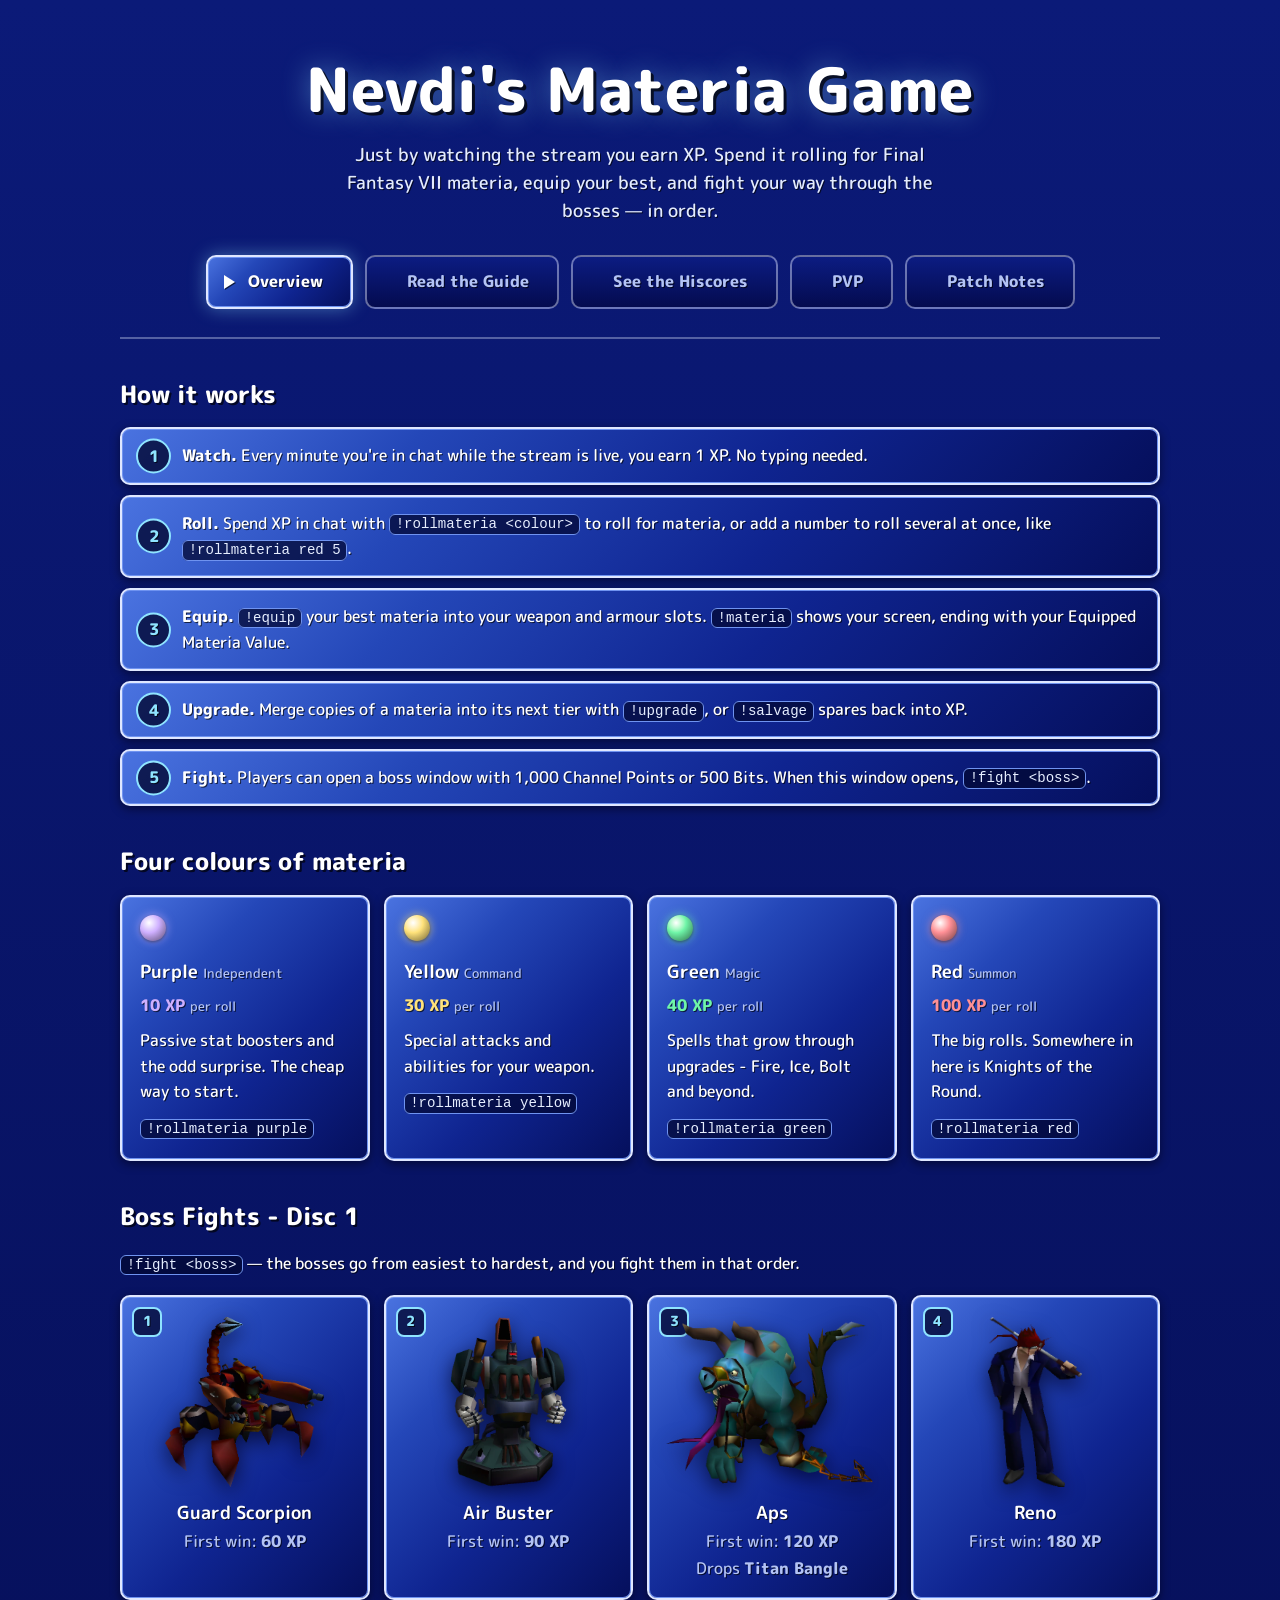
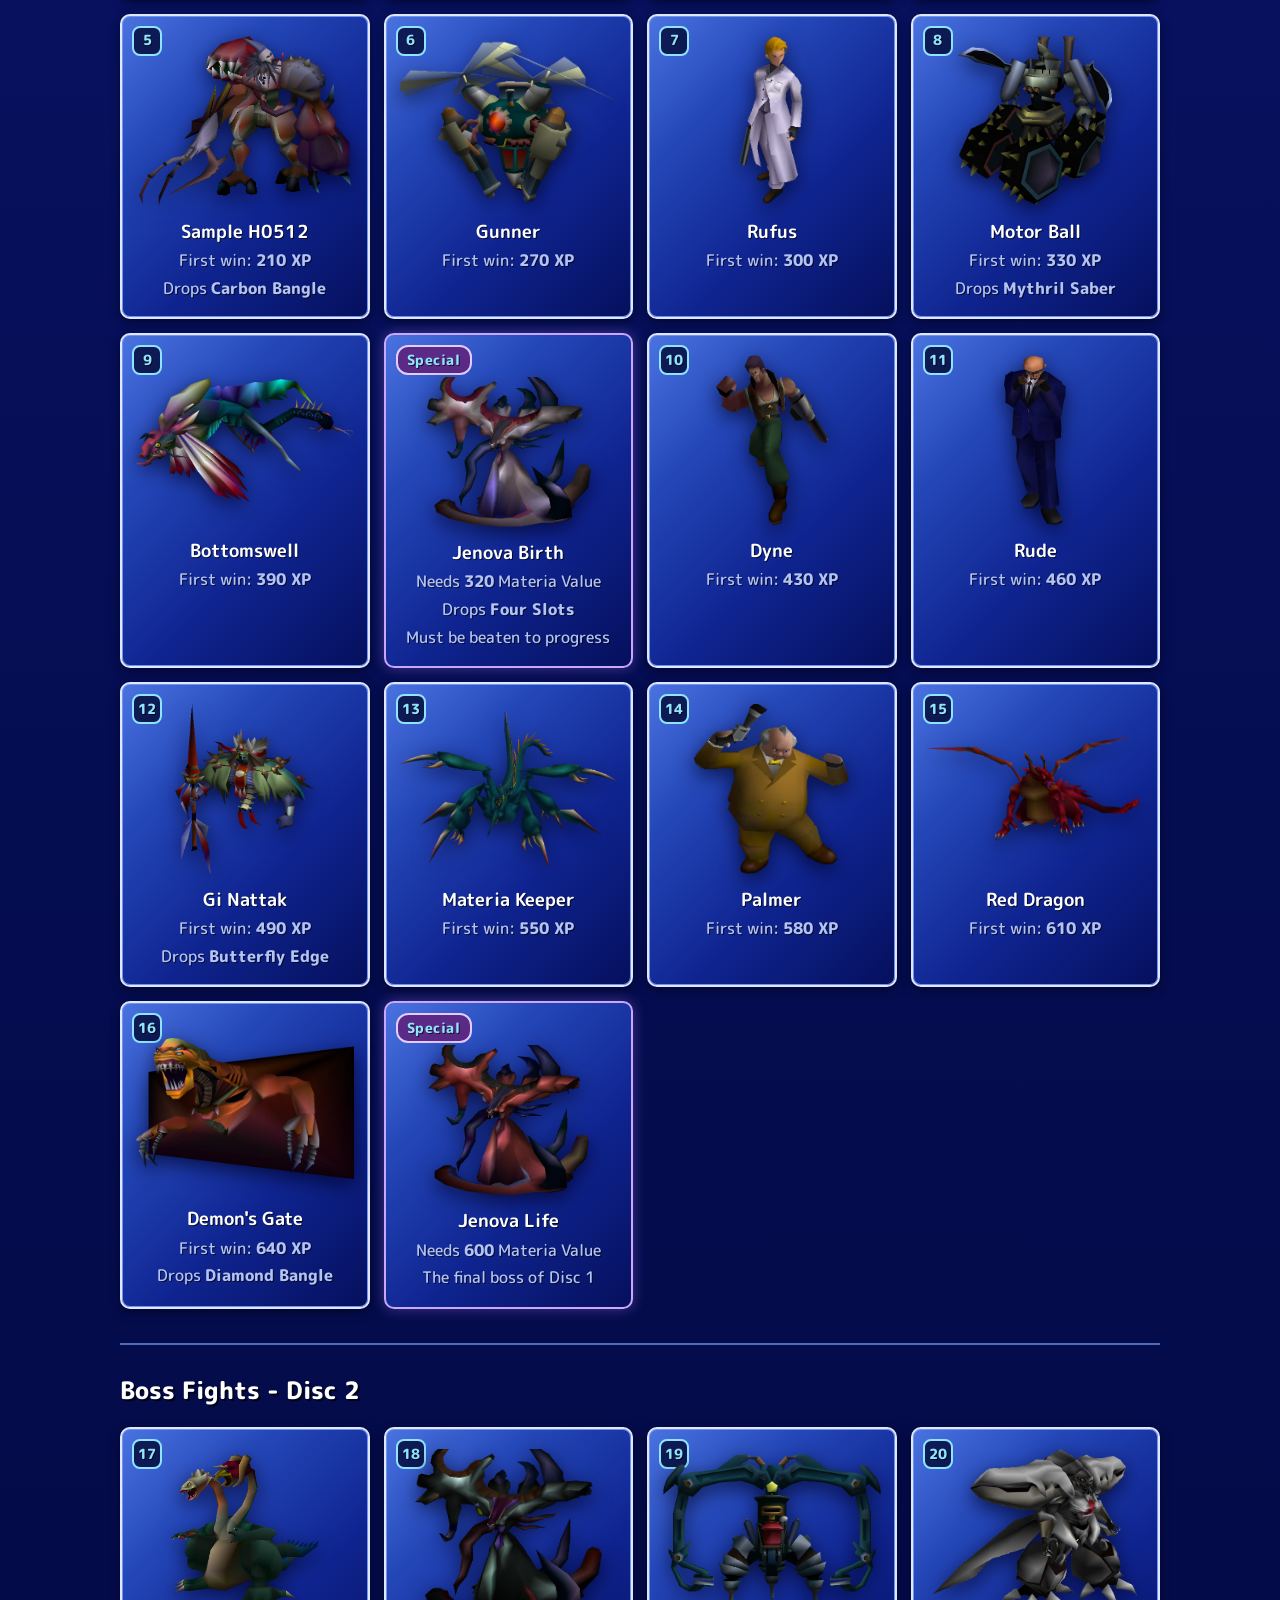
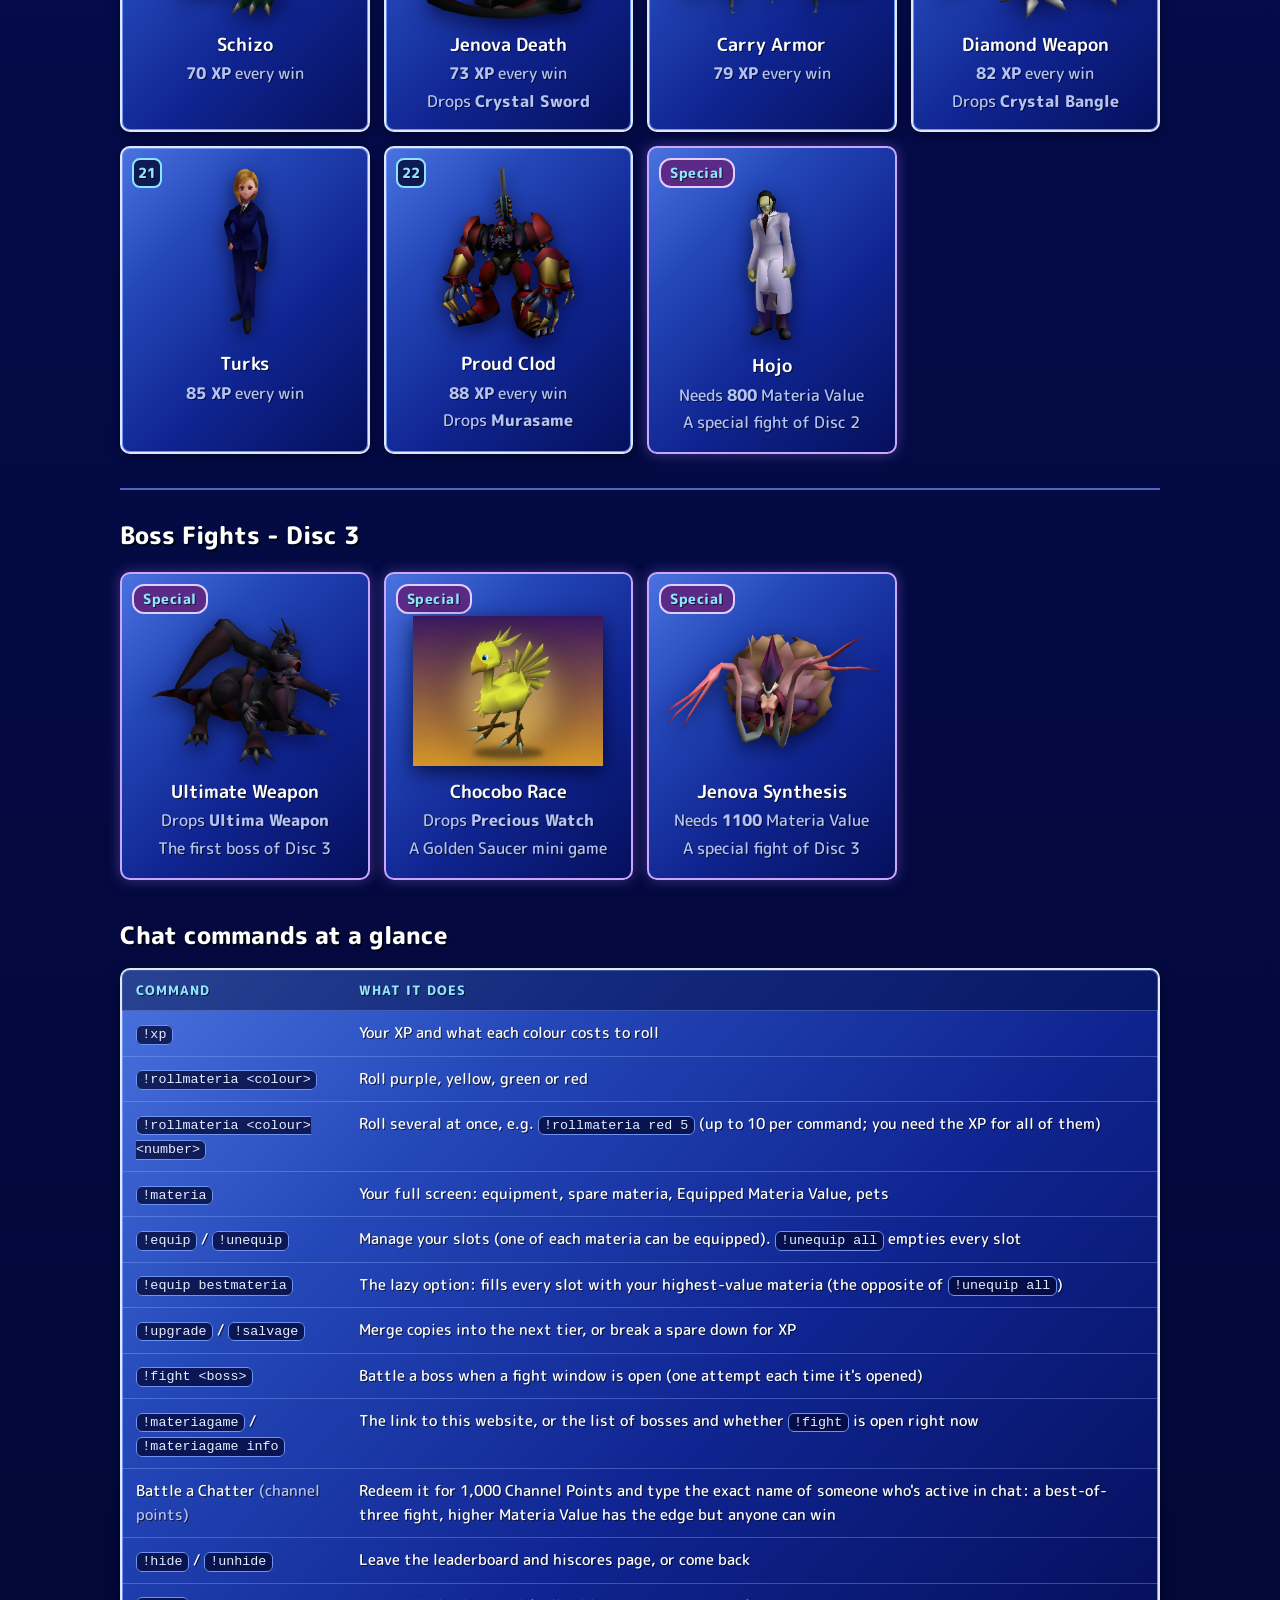
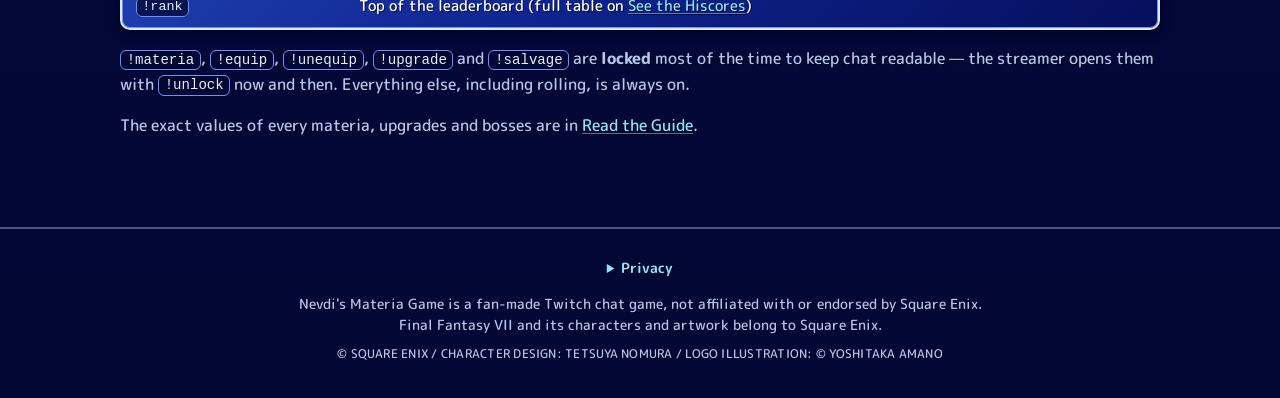
<file: index.html>
<!doctype html>
<html lang="en">
<head>
  <meta charset="utf-8">
  <meta name="viewport" content="width=device-width, initial-scale=1">
  <title>Nevdi's Materia Game</title>
  <meta name="description" content="Just by watching the stream you earn XP. Spend it rolling for Final Fantasy VII materia, equip your best, and fight your way through the bosses — in order.">
  <meta name="color-scheme" content="dark">
  <meta name="theme-color" content="#0a1a6e">
  <meta name="robots" content="noindex, nofollow">
  <link rel="preconnect" href="https://fonts.googleapis.com">
  <link rel="preconnect" href="https://fonts.gstatic.com" crossorigin>
  <link rel="stylesheet" href="https://fonts.googleapis.com/css2?family=M+PLUS+Rounded+1c:wght@400;500;700;800&display=swap">
  <link rel="stylesheet" href="assets/style.css?v=0.86.5">
</head>
<body>
  <header class="hero">
    <div class="wrap">
      <h1>Nevdi's Materia Game</h1>
      <p class="lead">Just by watching the stream you earn XP. Spend it rolling for Final Fantasy VII materia, equip your best, and fight your way through the bosses — in order.</p>
      <nav class="tabs" role="tablist" aria-label="Sections">
        <a href="#overview" role="tab" id="tab-overview" aria-controls="panel-overview" aria-selected="true" data-tab="overview">Overview</a>
        <a href="#guide" role="tab" id="tab-guide" aria-controls="panel-guide" aria-selected="false" data-tab="guide">Read the Guide</a>
        <a href="#hiscores" role="tab" id="tab-hiscores" aria-controls="panel-hiscores" aria-selected="false" data-tab="hiscores">See the Hiscores</a>
        <a href="#pvp" role="tab" id="tab-pvp" aria-controls="panel-pvp" aria-selected="false" data-tab="pvp">PVP</a>
        <a href="#patchnotes" role="tab" id="tab-patchnotes" aria-controls="panel-patchnotes" aria-selected="false" data-tab="patchnotes">Patch Notes</a>
      </nav>
    </div>
  </header>

  <main class="wrap">
  <section class="panel" id="panel-overview" role="tabpanel" aria-labelledby="tab-overview" data-panel="overview">
    <section class="section">
      <h2>How it works</h2>
      <ol class="steps">
        <li><strong>Watch.</strong> Every minute you're in chat while the stream is live, you earn 1 XP. No typing needed.</li>
        <li><strong>Roll.</strong> Spend XP in chat with <code>!rollmateria &lt;colour&gt;</code> to roll for materia, or add a number to roll several at once, like <code>!rollmateria red 5</code>.</li>
        <li><strong>Equip.</strong> <code>!equip</code> your best materia into your weapon and armour slots. <code>!materia</code> shows your screen, ending with your Equipped Materia Value.</li>
        <li><strong>Upgrade.</strong> Merge copies of a materia into its next tier with <code>!upgrade</code>, or <code>!salvage</code> spares back into XP.</li>
        <li><strong>Fight.</strong> Players can open a boss window with 1,000 Channel Points or 500 Bits. When this window opens, <code>!fight &lt;boss&gt;</code>.</li>
      </ol>
    </section>

    <section class="section">
      <h2>Four colours of materia</h2>
      <div class="grid four">
        <div class="card color-card purple">
          <div class="gem" aria-hidden="true"></div>
          <h3>Purple <span class="muted">Independent</span></h3>
          <p class="price">10 XP <span class="muted">per roll</span></p>
          <p>Passive stat boosters and the odd surprise. The cheap way to start.</p>
          <code>!rollmateria purple</code>
        </div>
        <div class="card color-card yellow">
          <div class="gem" aria-hidden="true"></div>
          <h3>Yellow <span class="muted">Command</span></h3>
          <p class="price">30 XP <span class="muted">per roll</span></p>
          <p>Special attacks and abilities for your weapon.</p>
          <code>!rollmateria yellow</code>
        </div>
        <div class="card color-card green">
          <div class="gem" aria-hidden="true"></div>
          <h3>Green <span class="muted">Magic</span></h3>
          <p class="price">40 XP <span class="muted">per roll</span></p>
          <p>Spells that grow through upgrades - Fire, Ice, Bolt and beyond.</p>
          <code>!rollmateria green</code>
        </div>
        <div class="card color-card red">
          <div class="gem" aria-hidden="true"></div>
          <h3>Red <span class="muted">Summon</span></h3>
          <p class="price">100 XP <span class="muted">per roll</span></p>
          <p>The big rolls. Somewhere in here is Knights of the Round.</p>
          <code>!rollmateria red</code>
        </div>
      </div>
    </section>

    <section class="section" id="o-bosses">
      <h2>Boss Fights - Disc 1</h2>
      <p><code>!fight &lt;boss&gt;</code> &mdash; the bosses go from easiest to hardest, and you fight them in that order.</p>
      <ol class="boss-grid">
        <li class="card boss-card">
          <span class="boss-num">1</span>
          <img src="assets/bosses/guard-scorpion.webp" alt="Guard Scorpion" loading="lazy">
          <h3>Guard Scorpion</h3>
          <p class="muted">First win: <strong>60 XP</strong></p>
        </li>
        <li class="card boss-card">
          <span class="boss-num">2</span>
          <img src="assets/bosses/air-buster.webp" alt="Air Buster" loading="lazy">
          <h3>Air Buster</h3>
          <p class="muted">First win: <strong>90 XP</strong></p>
        </li>
        <li class="card boss-card">
          <span class="boss-num">3</span>
          <img src="assets/bosses/aps.webp" alt="Aps" loading="lazy">
          <h3>Aps</h3>
          <p class="muted">First win: <strong>120 XP</strong></p>
          <p class="muted">Drops <strong>Titan Bangle</strong></p>
        </li>
        <li class="card boss-card">
          <span class="boss-num">4</span>
          <img src="assets/bosses/reno.webp" alt="Reno" loading="lazy">
          <h3>Reno</h3>
          <p class="muted">First win: <strong>180 XP</strong></p>
        </li>
        <li class="card boss-card">
          <span class="boss-num">5</span>
          <img src="assets/bosses/sample-h0512.webp" alt="Sample H0512" loading="lazy">
          <h3>Sample H0512</h3>
          <p class="muted">First win: <strong>210 XP</strong></p>
          <p class="muted">Drops <strong>Carbon Bangle</strong></p>
        </li>
        <li class="card boss-card">
          <span class="boss-num">6</span>
          <img src="assets/bosses/gunner.webp" alt="Gunner" loading="lazy">
          <h3>Gunner</h3>
          <p class="muted">First win: <strong>270 XP</strong></p>
        </li>
        <li class="card boss-card">
          <span class="boss-num">7</span>
          <img src="assets/bosses/rufus.webp" alt="Rufus" loading="lazy">
          <h3>Rufus</h3>
          <p class="muted">First win: <strong>300 XP</strong></p>
        </li>
        <li class="card boss-card">
          <span class="boss-num">8</span>
          <img src="assets/bosses/motor-ball.webp" alt="Motor Ball" loading="lazy">
          <h3>Motor Ball</h3>
          <p class="muted">First win: <strong>330 XP</strong></p>
          <p class="muted">Drops <strong>Mythril Saber</strong></p>
        </li>
        <li class="card boss-card">
          <span class="boss-num">9</span>
          <img src="assets/bosses/bottomswell.webp" alt="Bottomswell" loading="lazy">
          <h3>Bottomswell</h3>
          <p class="muted">First win: <strong>390 XP</strong></p>
        </li>
        <li class="card boss-card special">
          <span class="boss-num special-tag">Special</span>
          <img src="assets/bosses/jenova-birth.webp" alt="Jenova Birth" loading="lazy">
          <h3>Jenova Birth</h3>
          <p class="muted">Needs <strong>320</strong> Materia Value</p>
          <p class="muted">Drops <strong>Four Slots</strong></p>
          <p class="muted">Must be beaten to progress</p>
        </li>
        <li class="card boss-card">
          <span class="boss-num">10</span>
          <img src="assets/bosses/dyne.webp" alt="Dyne" loading="lazy">
          <h3>Dyne</h3>
          <p class="muted">First win: <strong>430 XP</strong></p>
        </li>
        <li class="card boss-card">
          <span class="boss-num">11</span>
          <img src="assets/bosses/rude.webp" alt="Rude" loading="lazy">
          <h3>Rude</h3>
          <p class="muted">First win: <strong>460 XP</strong></p>
        </li>
        <li class="card boss-card">
          <span class="boss-num">12</span>
          <img src="assets/bosses/gi-nattak.webp" alt="Gi Nattak" loading="lazy">
          <h3>Gi Nattak</h3>
          <p class="muted">First win: <strong>490 XP</strong></p>
          <p class="muted">Drops <strong>Butterfly Edge</strong></p>
        </li>
        <li class="card boss-card">
          <span class="boss-num">13</span>
          <img src="assets/bosses/materia-keeper.webp" alt="Materia Keeper" loading="lazy">
          <h3>Materia Keeper</h3>
          <p class="muted">First win: <strong>550 XP</strong></p>
        </li>
        <li class="card boss-card">
          <span class="boss-num">14</span>
          <img src="assets/bosses/palmer.webp" alt="Palmer" loading="lazy">
          <h3>Palmer</h3>
          <p class="muted">First win: <strong>580 XP</strong></p>
        </li>
        <li class="card boss-card">
          <span class="boss-num">15</span>
          <img src="assets/bosses/red-dragon.webp" alt="Red Dragon" loading="lazy">
          <h3>Red Dragon</h3>
          <p class="muted">First win: <strong>610 XP</strong></p>
        </li>
        <li class="card boss-card">
          <span class="boss-num">16</span>
          <img src="assets/bosses/demons-gate.webp" alt="Demon's Gate" loading="lazy">
          <h3>Demon's Gate</h3>
          <p class="muted">First win: <strong>640 XP</strong></p>
          <p class="muted">Drops <strong>Diamond Bangle</strong></p>
        </li>
        <li class="card boss-card special">
          <span class="boss-num special-tag">Special</span>
          <img src="assets/bosses/jenova-life.webp" alt="Jenova Life" loading="lazy">
          <h3>Jenova Life</h3>
          <p class="muted">Needs <strong>600</strong> Materia Value</p>
          <p class="muted">The final boss of Disc 1</p>
        </li>
      </ol>
      <hr class="disc-divider">
      <h2>Boss Fights - Disc 2</h2>
      <ol class="boss-grid">
        <li class="card boss-card">
          <span class="boss-num">17</span>
          <img src="assets/bosses/schizo.webp" alt="Schizo" loading="lazy">
          <h3>Schizo</h3>
          <p class="muted"><strong>70 XP</strong> every win</p>
        </li>
        <li class="card boss-card">
          <span class="boss-num">18</span>
          <img src="assets/bosses/jenova-death.webp" alt="Jenova Death" loading="lazy">
          <h3>Jenova Death</h3>
          <p class="muted"><strong>73 XP</strong> every win</p>
          <p class="muted">Drops <strong>Crystal Sword</strong></p>
        </li>
        <li class="card boss-card">
          <span class="boss-num">19</span>
          <img src="assets/bosses/carry-armor.webp" alt="Carry Armor" loading="lazy">
          <h3>Carry Armor</h3>
          <p class="muted"><strong>79 XP</strong> every win</p>
        </li>
        <li class="card boss-card">
          <span class="boss-num">20</span>
          <img src="assets/bosses/diamond-weapon.webp" alt="Diamond Weapon" loading="lazy">
          <h3>Diamond Weapon</h3>
          <p class="muted"><strong>82 XP</strong> every win</p>
          <p class="muted">Drops <strong>Crystal Bangle</strong></p>
        </li>
        <li class="card boss-card">
          <span class="boss-num">21</span>
          <img src="assets/bosses/turks.webp" alt="Turks" loading="lazy">
          <h3>Turks</h3>
          <p class="muted"><strong>85 XP</strong> every win</p>
        </li>
        <li class="card boss-card">
          <span class="boss-num">22</span>
          <img src="assets/bosses/proud-clod.webp" alt="Proud Clod" loading="lazy">
          <h3>Proud Clod</h3>
          <p class="muted"><strong>88 XP</strong> every win</p>
          <p class="muted">Drops <strong>Murasame</strong></p>
        </li>
        <li class="card boss-card special">
          <span class="boss-num special-tag">Special</span>
          <img src="assets/bosses/hojo.webp" alt="Hojo" loading="lazy">
          <h3>Hojo</h3>
          <p class="muted">Needs <strong>800</strong> Materia Value</p>
          <p class="muted">A special fight of Disc 2</p>
        </li>
      </ol>
      <hr class="disc-divider">
      <h2>Boss Fights - Disc 3</h2>
      <ol class="boss-grid">
        <li class="card boss-card special">
          <span class="boss-num special-tag">Special</span>
          <img src="assets/bosses/ultimate-weapon.webp" alt="Ultimate Weapon" loading="lazy">
          <h3>Ultimate Weapon</h3>
          
          <p class="muted">Drops <strong>Ultima Weapon</strong></p>
          <p class="muted">The first boss of Disc 3</p>
        </li>
        <li class="card boss-card special">
          <span class="boss-num special-tag">Special</span>
          <img src="assets/bosses/chocobo-race.webp" alt="Chocobo Race" loading="lazy">
          <h3>Chocobo Race</h3>
          
          <p class="muted">Drops <strong>Precious Watch</strong></p>
          <p class="muted">A Golden Saucer mini game</p>
        </li>
        <li class="card boss-card special">
          <span class="boss-num special-tag">Special</span>
          <img src="assets/bosses/jenova-synthesis.webp" alt="Jenova Synthesis" loading="lazy">
          <h3>Jenova Synthesis</h3>
          <p class="muted">Needs <strong>1100</strong> Materia Value</p>
          <p class="muted">A special fight of Disc 3</p>
        </li>
      </ol>
    </section>

    <section class="section">
      <h2>Chat commands at a glance</h2>
      <div class="table-wrap"><table>
        <thead><tr><th>Command</th><th>What it does</th></tr></thead>
        <tbody>
          <tr><td><code>!xp</code></td><td>Your XP and what each colour costs to roll</td></tr>
          <tr><td><code>!rollmateria &lt;colour&gt;</code></td><td>Roll purple, yellow, green or red</td></tr>
          <tr><td><code>!rollmateria &lt;colour&gt; &lt;number&gt;</code></td><td>Roll several at once, e.g. <code>!rollmateria red 5</code> (up to 10 per command; you need the XP for all of them)</td></tr>
          <tr><td><code>!materia</code></td><td>Your full screen: equipment, spare materia, Equipped Materia Value, pets</td></tr>
          <tr><td><code>!equip</code> / <code>!unequip</code></td><td>Manage your slots (one of each materia can be equipped). <code>!unequip all</code> empties every slot</td></tr>
          <tr><td><code>!equip bestmateria</code></td><td>The lazy option: fills every slot with your highest-value materia (the opposite of <code>!unequip all</code>)</td></tr>
          <tr><td><code>!upgrade</code> / <code>!salvage</code></td><td>Merge copies into the next tier, or break a spare down for XP</td></tr>
          <tr><td><code>!fight &lt;boss&gt;</code></td><td>Battle a boss when a fight window is open (one attempt each time it's opened)</td></tr>
          <tr><td><code>!materiagame</code> / <code>!materiagame info</code></td><td>The link to this website, or the list of bosses and whether <code>!fight</code> is open right now</td></tr>
          <tr><td>Battle a Chatter <span class="muted">(channel points)</span></td><td>Redeem it for 1,000 Channel Points and type the exact name of someone who's active in chat: a best-of-three fight, higher Materia Value has the edge but anyone can win</td></tr>
          <tr><td><code>!hide</code> / <code>!unhide</code></td><td>Leave the leaderboard and hiscores page, or come back</td></tr>
          <tr><td><code>!rank</code></td><td>Top of the leaderboard (full table on <a href="#hiscores" data-tab="hiscores">See the Hiscores</a>)</td></tr>
        </tbody>
      </table></div>
      <p class="muted"><code>!materia</code>, <code>!equip</code>, <code>!unequip</code>, <code>!upgrade</code> and <code>!salvage</code> are <strong>locked</strong> most of the time to keep chat readable &mdash; the streamer opens them with <code>!unlock</code> now and then. Everything else, including rolling, is always on.</p>
      <p class="muted">The exact values of every materia, upgrades and bosses are in <a href="#guide" data-tab="guide">Read the Guide</a>.</p>
    </section>
  </section>

  <section class="panel" id="panel-guide" role="tabpanel" aria-labelledby="tab-guide" data-panel="guide">
    <nav class="chips" aria-label="Jump to a section">
        <button type="button" class="chip" data-scroll="g-materia">Materia</button>
        <button type="button" class="chip" data-scroll="g-upgrade">Upgrading</button>
        <button type="button" class="chip" data-scroll="g-salvage">Salvaging</button>
        <button type="button" class="chip" data-scroll="g-equip">Equipping</button>
        <button type="button" class="chip" data-scroll="g-pets">Pets</button>
        <button type="button" class="chip" data-scroll="g-bosses">Boss fights</button>
        <button type="button" class="chip" data-scroll="g-drops">Boss drops</button>
    </nav>
    <section class="guide-section" id="g-materia">
      <h2>Materia</h2>
      <p class="muted">Roll with <code>!rollmateria &lt;colour&gt;</code>. <strong>Value</strong> is what a materia adds toward beating a boss; <strong>rarity</strong> is how hard it is to roll. Deathblow is the odd one out: like in the real game it's unreliable, so its value is rolled fresh between 0 and 90 every fight.</p>
      <div class="materia-group purple">
        <h3><span class="gem" aria-hidden="true"></span>Purple (Independent) - 10 XP per roll</h3>
        <div class="table-wrap"><table>
          <thead><tr><th>Materia</th><th>Rarity</th><th class="num">Value</th></tr></thead>
          <tbody>
<tr><td>Chocobo Lure</td><td>Rare</td><td class="num">35</td></tr>
<tr><td>HP Plus</td><td>Common</td><td class="num">10</td></tr>
<tr><td>Luck Plus</td><td>Uncommon</td><td class="num">20</td></tr>
<tr><td>MP Plus</td><td>Uncommon</td><td class="num">20</td></tr>
<tr><td>Speed Plus</td><td>Uncommon</td><td class="num">20</td></tr>
<tr><td>Counter Attack</td><td>Uncommon</td><td class="num">20</td></tr>
<tr><td>Cover</td><td>Common</td><td class="num">10</td></tr>
<tr><td>Long Range</td><td>Common</td><td class="num">10</td></tr>
          </tbody>
        </table></div>
      </div>
      <div class="materia-group yellow">
        <h3><span class="gem" aria-hidden="true"></span>Yellow (Command) - 30 XP per roll</h3>
        <div class="table-wrap"><table>
          <thead><tr><th>Materia</th><th>Rarity</th><th class="num">Value</th></tr></thead>
          <tbody>
<tr><td>Sense</td><td>Common</td><td class="num">20</td></tr>
<tr><td>Steal</td><td>Common</td><td class="num">20</td></tr>
<tr><td>Deathblow</td><td>Uncommon</td><td class="num">0-90</td></tr>
<tr><td>Enemy Skill</td><td>Epic</td><td class="num">55</td></tr>
<tr><td>Double Cut</td><td>Epic</td><td class="num">55</td></tr>
<tr><td>Master Command</td><td>Legendary</td><td class="num">80</td></tr>
          </tbody>
        </table></div>
      </div>
      <div class="materia-group green">
        <h3><span class="gem" aria-hidden="true"></span>Green (Magic) - 40 XP per roll</h3>
        <div class="table-wrap"><table>
          <thead><tr><th>Materia</th><th>Rarity</th><th class="num">Value</th></tr></thead>
          <tbody>
<tr><td>Fire</td><td>Common</td><td class="num">10</td></tr>
<tr><td>Ice</td><td>Common</td><td class="num">10</td></tr>
<tr><td>Bolt</td><td>Common</td><td class="num">10</td></tr>
<tr><td>Quake</td><td>Common</td><td class="num">10</td></tr>
<tr><td>Comet</td><td>Rare</td><td class="num">35</td></tr>
<tr><td>Demi</td><td>Uncommon</td><td class="num">20</td></tr>
<tr><td>Bio</td><td>Uncommon</td><td class="num">20</td></tr>
<tr><td>Ultima</td><td>Legendary</td><td class="num">80</td></tr>
<tr><td>Master Magic</td><td>Legendary</td><td class="num">80</td></tr>
          </tbody>
        </table></div>
      </div>
      <div class="materia-group red">
        <h3><span class="gem" aria-hidden="true"></span>Red (Summon) - 100 XP per roll</h3>
        <div class="table-wrap"><table>
          <thead><tr><th>Materia</th><th>Rarity</th><th class="num">Value</th></tr></thead>
          <tbody>
<tr><td>Choco/Mog</td><td>Uncommon</td><td class="num">20</td></tr>
<tr><td>Shiva</td><td>Rare</td><td class="num">35</td></tr>
<tr><td>Ifrit</td><td>Rare</td><td class="num">35</td></tr>
<tr><td>Ramuh</td><td>Epic</td><td class="num">60</td></tr>
<tr><td>Titan</td><td>Epic</td><td class="num">60</td></tr>
<tr><td>Leviathan</td><td>Epic</td><td class="num">60</td></tr>
<tr><td>Kjata</td><td>Epic</td><td class="num">60</td></tr>
<tr><td>Phoenix</td><td>Epic</td><td class="num">60</td></tr>
<tr><td>Odin</td><td>Legendary</td><td class="num">85</td></tr>
<tr><td>Bahamut</td><td>Legendary</td><td class="num">85</td></tr>
<tr><td>Knights of the Round</td><td>Insane</td><td class="num">150</td></tr>
          </tbody>
        </table></div>
      </div>
    </section>
    <section class="guide-section" id="g-upgrade">
      <h2>Upgrading materia</h2>
      <p><code>!upgrade &lt;materia&gt;</code> merges copies of a materia into one copy of its next tier. The upgraded tiers can't be rolled directly - merging is the only way to get them. Most steps need 5 of the tier before it; the last step of a spell line (Fire2 → Fire3 and so on) only needs 2, and Comet and Double Cut only need 3. So reaching Fire3 takes 10 Fire in total.</p>
      <div class="table-wrap"><table>
        <thead><tr><th>Upgrade path</th><th class="num">Start value</th><th class="num">Middle value</th><th class="num">End value</th></tr></thead>
        <tbody>
<tr><td>Fire → Fire2 → Fire3</td><td class="num">10</td><td class="num">50</td><td class="num">70</td></tr>
<tr><td>Ice → Ice2 → Ice3</td><td class="num">10</td><td class="num">50</td><td class="num">70</td></tr>
<tr><td>Bolt → Bolt2 → Bolt3</td><td class="num">10</td><td class="num">50</td><td class="num">70</td></tr>
<tr><td>Quake → Quake2 → Quake3</td><td class="num">10</td><td class="num">50</td><td class="num">70</td></tr>
<tr><td>Comet → Comet2</td><td class="num">35</td><td class="num">-</td><td class="num">80</td></tr>
<tr><td>Demi → Demi2 → Demi3</td><td class="num">20</td><td class="num">50</td><td class="num">80</td></tr>
<tr><td>Bio → Bio2 → Bio3</td><td class="num">20</td><td class="num">60</td><td class="num">80</td></tr>
<tr><td>Steal → Mug</td><td class="num">20</td><td class="num">-</td><td class="num">55</td></tr>
<tr><td>Double Cut → 4x Cut</td><td class="num">55</td><td class="num">-</td><td class="num">80</td></tr>
<tr><td>HP Plus → HP Max</td><td class="num">10</td><td class="num">-</td><td class="num">55</td></tr>
<tr><td>Luck Plus → Luck Max</td><td class="num">20</td><td class="num">-</td><td class="num">55</td></tr>
<tr><td>MP Plus → MP Max</td><td class="num">20</td><td class="num">-</td><td class="num">55</td></tr>
<tr><td>Speed Plus → Speed Max</td><td class="num">20</td><td class="num">-</td><td class="num">55</td></tr>
        </tbody>
      </table></div>
    </section>
    <section class="guide-section prose" id="g-salvage">
      <h2>Salvaging materia</h2>
<p><code>!salvage &lt;materia&gt;</code> breaks down <strong>one spare copy</strong> of a materia for XP, for clearing out duplicates you don't need. You get <strong>1/3 of its XP value, rounded down</strong>. A materia's XP value is what its color costs to roll:</p>
<div class="table-wrap"><table>
<thead><tr><th>Color</th><th>Roll cost</th><th>Salvage returns</th></tr></thead>
<tbody>
<tr><td>Purple</td><td>10 XP</td><td>3 XP</td></tr>
<tr><td>Yellow</td><td>30 XP</td><td>10 XP</td></tr>
<tr><td>Green</td><td>40 XP</td><td>13 XP</td></tr>
<tr><td>Red</td><td>100 XP</td><td>33 XP</td></tr>
</tbody>
</table></div>
<p>So <code>!salvage Ifrit</code> (Red) returns 33 XP. An upgrade-only tier (Fire2, HP Max, Mug, ...) is worth as many copies of the tier it's merged from as it took to make it - so Fire2 (5 Fire) returns 66 XP and Fire3 (2 Fire2) returns 133. Only copies that aren't in a loadout slot can be salvaged; it never un-equips anything (<code>!unequip</code> first if you want to break down an equipped one). Each name breaks down one copy, so to salvage several in one command separate them with commas and repeat a name for each copy: <code>!salvage Bolt, Bolt, Fire</code> salvages two Bolt and one Fire (up to 20 per command) and answers with a single summary line. For several copies of one materia just add a number: <code>!salvage Bolt 4</code> salvages four spare Bolt (<code>!salvage Bolt x4</code> works too). A number that finishes a materia's name wins - <code>!salvage Bolt 3</code> is one Bolt3 - so use the <code>x</code> form (<code>!salvage Bolt x3</code>) for a quantity; anything it can't do (no spare copy, not a materia) is listed as skipped while the rest still goes through.</p>
    </section>
    <section class="guide-section prose" id="g-equip">
      <h2>Equipping materia</h2>
<p>Materia aren't consumed when equipped — same as the actual game, they're just slotted in. Each slot holds one materia, and <strong>only one copy of each materia can be equipped at a time</strong>: you can wear one Bolt, one Bolt2 and one Bolt3 together, or one Ifrit and one Shiva, but never two Ifrits. Spare copies stay in your inventory for upgrading and salvaging. If you try to equip a duplicate, the bot tells you it's already equipped.</p>
<p><code>!equip</code> fills the next open slot automatically — you don't pick a slot number, the bot does, in equipment order (weapon first, then bangle). You can equip several at once by separating names with commas:</p>
<pre><code>!equip Fire, Ice, Knights of the Round</code></pre>
<p>Each name is processed left to right, so this fills up to three empty slots in one command. If a name isn't something you currently have a spare copy of, you'll get back:</p>
<pre><code>Error - You don't have that materia to equip.</code></pre>
<p>Equipping multiple items in one command and only one fails still equips the rest — the reply lists each item's outcome. If your loadout is already full, <code>!unequip &lt;slot|materia&gt;</code> frees a slot first, or <code>!unequip all</code> empties every slot at once. <code>!equip bestmateria</code> does the opposite and re-fills every slot with your highest-value materia.</p>
    </section>
    <section class="guide-section prose" id="g-pets">
      <h2>Pets</h2>
<p>Chocobo Lure (Purple, Rare) isn't just a stat stick: while it's equipped, every time you receive XP from watching, you get a hidden 1-in-5000 roll at a <strong>Baby Chocobo</strong> pet. There's no sign of the roll in chat unless it hits, at which point the bot announces <code>&lt;user&gt; feels like they're being followed. Received Baby Chocobo!</code>. You can only own one, so once you have it the rolls stop. It shows up at the end of your <code>!materia</code> screen as <code>Pet: Baby Chocobo - Ultra Rare</code>. (Only passive watch-time XP counts - an admin <code>!give xp</code> doesn't roll.) At the default 1 XP per minute that's about 5000 minutes (~83 hours) of watching with the Lure equipped, on average.</p>
    </section>
    <section class="guide-section" id="g-bosses">
      <h2>Boss Fights - Disc 1</h2>
      <p><code>!fight &lt;boss&gt;</code> &mdash; the bosses go from easiest to hardest, and you fight them in that order.</p>
      <ol class="boss-grid">
        <li class="card boss-card">
          <span class="boss-num">1</span>
          <img src="assets/bosses/guard-scorpion.webp" alt="Guard Scorpion" loading="lazy">
          <h3>Guard Scorpion</h3>
          <p class="muted">First win: <strong>60 XP</strong></p>
        </li>
        <li class="card boss-card">
          <span class="boss-num">2</span>
          <img src="assets/bosses/air-buster.webp" alt="Air Buster" loading="lazy">
          <h3>Air Buster</h3>
          <p class="muted">First win: <strong>90 XP</strong></p>
        </li>
        <li class="card boss-card">
          <span class="boss-num">3</span>
          <img src="assets/bosses/aps.webp" alt="Aps" loading="lazy">
          <h3>Aps</h3>
          <p class="muted">First win: <strong>120 XP</strong></p>
          <p class="muted">Drops <strong>Titan Bangle</strong></p>
        </li>
        <li class="card boss-card">
          <span class="boss-num">4</span>
          <img src="assets/bosses/reno.webp" alt="Reno" loading="lazy">
          <h3>Reno</h3>
          <p class="muted">First win: <strong>180 XP</strong></p>
        </li>
        <li class="card boss-card">
          <span class="boss-num">5</span>
          <img src="assets/bosses/sample-h0512.webp" alt="Sample H0512" loading="lazy">
          <h3>Sample H0512</h3>
          <p class="muted">First win: <strong>210 XP</strong></p>
          <p class="muted">Drops <strong>Carbon Bangle</strong></p>
        </li>
        <li class="card boss-card">
          <span class="boss-num">6</span>
          <img src="assets/bosses/gunner.webp" alt="Gunner" loading="lazy">
          <h3>Gunner</h3>
          <p class="muted">First win: <strong>270 XP</strong></p>
        </li>
        <li class="card boss-card">
          <span class="boss-num">7</span>
          <img src="assets/bosses/rufus.webp" alt="Rufus" loading="lazy">
          <h3>Rufus</h3>
          <p class="muted">First win: <strong>300 XP</strong></p>
        </li>
        <li class="card boss-card">
          <span class="boss-num">8</span>
          <img src="assets/bosses/motor-ball.webp" alt="Motor Ball" loading="lazy">
          <h3>Motor Ball</h3>
          <p class="muted">First win: <strong>330 XP</strong></p>
          <p class="muted">Drops <strong>Mythril Saber</strong></p>
        </li>
        <li class="card boss-card">
          <span class="boss-num">9</span>
          <img src="assets/bosses/bottomswell.webp" alt="Bottomswell" loading="lazy">
          <h3>Bottomswell</h3>
          <p class="muted">First win: <strong>390 XP</strong></p>
        </li>
        <li class="card boss-card special">
          <span class="boss-num special-tag">Special</span>
          <img src="assets/bosses/jenova-birth.webp" alt="Jenova Birth" loading="lazy">
          <h3>Jenova Birth</h3>
          <p class="muted">Needs <strong>320</strong> Materia Value</p>
          <p class="muted">Drops <strong>Four Slots</strong></p>
          <p class="muted">Must be beaten to progress</p>
        </li>
        <li class="card boss-card">
          <span class="boss-num">10</span>
          <img src="assets/bosses/dyne.webp" alt="Dyne" loading="lazy">
          <h3>Dyne</h3>
          <p class="muted">First win: <strong>430 XP</strong></p>
        </li>
        <li class="card boss-card">
          <span class="boss-num">11</span>
          <img src="assets/bosses/rude.webp" alt="Rude" loading="lazy">
          <h3>Rude</h3>
          <p class="muted">First win: <strong>460 XP</strong></p>
        </li>
        <li class="card boss-card">
          <span class="boss-num">12</span>
          <img src="assets/bosses/gi-nattak.webp" alt="Gi Nattak" loading="lazy">
          <h3>Gi Nattak</h3>
          <p class="muted">First win: <strong>490 XP</strong></p>
          <p class="muted">Drops <strong>Butterfly Edge</strong></p>
        </li>
        <li class="card boss-card">
          <span class="boss-num">13</span>
          <img src="assets/bosses/materia-keeper.webp" alt="Materia Keeper" loading="lazy">
          <h3>Materia Keeper</h3>
          <p class="muted">First win: <strong>550 XP</strong></p>
        </li>
        <li class="card boss-card">
          <span class="boss-num">14</span>
          <img src="assets/bosses/palmer.webp" alt="Palmer" loading="lazy">
          <h3>Palmer</h3>
          <p class="muted">First win: <strong>580 XP</strong></p>
        </li>
        <li class="card boss-card">
          <span class="boss-num">15</span>
          <img src="assets/bosses/red-dragon.webp" alt="Red Dragon" loading="lazy">
          <h3>Red Dragon</h3>
          <p class="muted">First win: <strong>610 XP</strong></p>
        </li>
        <li class="card boss-card">
          <span class="boss-num">16</span>
          <img src="assets/bosses/demons-gate.webp" alt="Demon's Gate" loading="lazy">
          <h3>Demon's Gate</h3>
          <p class="muted">First win: <strong>640 XP</strong></p>
          <p class="muted">Drops <strong>Diamond Bangle</strong></p>
        </li>
        <li class="card boss-card special">
          <span class="boss-num special-tag">Special</span>
          <img src="assets/bosses/jenova-life.webp" alt="Jenova Life" loading="lazy">
          <h3>Jenova Life</h3>
          <p class="muted">Needs <strong>600</strong> Materia Value</p>
          <p class="muted">The final boss of Disc 1</p>
        </li>
      </ol>
      <hr class="disc-divider">
      <h2>Boss Fights - Disc 2</h2>
      <ol class="boss-grid">
        <li class="card boss-card">
          <span class="boss-num">17</span>
          <img src="assets/bosses/schizo.webp" alt="Schizo" loading="lazy">
          <h3>Schizo</h3>
          <p class="muted"><strong>70 XP</strong> every win</p>
        </li>
        <li class="card boss-card">
          <span class="boss-num">18</span>
          <img src="assets/bosses/jenova-death.webp" alt="Jenova Death" loading="lazy">
          <h3>Jenova Death</h3>
          <p class="muted"><strong>73 XP</strong> every win</p>
          <p class="muted">Drops <strong>Crystal Sword</strong></p>
        </li>
        <li class="card boss-card">
          <span class="boss-num">19</span>
          <img src="assets/bosses/carry-armor.webp" alt="Carry Armor" loading="lazy">
          <h3>Carry Armor</h3>
          <p class="muted"><strong>79 XP</strong> every win</p>
        </li>
        <li class="card boss-card">
          <span class="boss-num">20</span>
          <img src="assets/bosses/diamond-weapon.webp" alt="Diamond Weapon" loading="lazy">
          <h3>Diamond Weapon</h3>
          <p class="muted"><strong>82 XP</strong> every win</p>
          <p class="muted">Drops <strong>Crystal Bangle</strong></p>
        </li>
        <li class="card boss-card">
          <span class="boss-num">21</span>
          <img src="assets/bosses/turks.webp" alt="Turks" loading="lazy">
          <h3>Turks</h3>
          <p class="muted"><strong>85 XP</strong> every win</p>
        </li>
        <li class="card boss-card">
          <span class="boss-num">22</span>
          <img src="assets/bosses/proud-clod.webp" alt="Proud Clod" loading="lazy">
          <h3>Proud Clod</h3>
          <p class="muted"><strong>88 XP</strong> every win</p>
          <p class="muted">Drops <strong>Murasame</strong></p>
        </li>
        <li class="card boss-card special">
          <span class="boss-num special-tag">Special</span>
          <img src="assets/bosses/hojo.webp" alt="Hojo" loading="lazy">
          <h3>Hojo</h3>
          <p class="muted">Needs <strong>800</strong> Materia Value</p>
          <p class="muted">A special fight of Disc 2</p>
        </li>
      </ol>
      <hr class="disc-divider">
      <h2>Boss Fights - Disc 3</h2>
      <ol class="boss-grid">
        <li class="card boss-card special">
          <span class="boss-num special-tag">Special</span>
          <img src="assets/bosses/ultimate-weapon.webp" alt="Ultimate Weapon" loading="lazy">
          <h3>Ultimate Weapon</h3>
          
          <p class="muted">Drops <strong>Ultima Weapon</strong></p>
          <p class="muted">The first boss of Disc 3</p>
        </li>
        <li class="card boss-card special">
          <span class="boss-num special-tag">Special</span>
          <img src="assets/bosses/chocobo-race.webp" alt="Chocobo Race" loading="lazy">
          <h3>Chocobo Race</h3>
          
          <p class="muted">Drops <strong>Precious Watch</strong></p>
          <p class="muted">A Golden Saucer mini game</p>
        </li>
        <li class="card boss-card special">
          <span class="boss-num special-tag">Special</span>
          <img src="assets/bosses/jenova-synthesis.webp" alt="Jenova Synthesis" loading="lazy">
          <h3>Jenova Synthesis</h3>
          <p class="muted">Needs <strong>1100</strong> Materia Value</p>
          <p class="muted">A special fight of Disc 3</p>
        </li>
      </ol>
      <h3 class="special-heading">Special bosses</h3>
      <p><strong>Jenova Birth</strong> isn't in the fight window. Redeem <strong>Battle Jenova Birth</strong> with 1,000 Channel Points and the battle starts automatically &mdash; a one-on-one, just you, no command needed. You need at least 320 Materia Value &mdash; if you're short, your points are refunded. She comes right after Bottomswell and <strong>must be beaten before you can move on to Dyne</strong>. Beat her and she drops <strong>Four Slots</strong>, a 4-slot armour.</p>
      <p><strong>Jenova Life</strong> is the final boss of Disc 1. Once you've beaten every boss up to Demon's Gate, redeem <strong>Battle Jenova Life</strong> with 1,000 Channel Points. You need at least 600 Materia Value &mdash; if you're short, or you haven't beaten every boss yet, your points are refunded. The fight plays out live on stream, and it can be lost: if she wins, the points are spent and you can try again after an hour. The streamer approves each challenge before it begins, so it may take a little while &mdash; if it isn't answered, you're refunded.</p>
      <p><strong>Hojo</strong> is a special fight of Disc 2. Once you've beaten every boss up to Proud Clod, redeem <strong>Battle Hojo</strong> with 2,000 Channel Points. You need at least 800 Materia Value &mdash; if you're short, or you haven't beaten every boss yet, your points are refunded. He changes form as the fight goes on, it plays out live on stream, and it can be lost: if he wins, the points are spent and you can try again after an hour. The streamer approves each challenge before it begins, so it may take a little while &mdash; if it isn't answered, you're refunded.</p>
      <p><strong>Ultimate Weapon</strong> is the first boss of Disc 3. Once you've beaten Hojo, redeem <strong>Battle Ultimate Weapon</strong> with 1,000 Channel Points and the battle starts automatically &mdash; a one-on-one in chat, no command needed. If you haven't beaten Hojo yet, your points are refunded. It's a three-stage fight and it can be lost: if he wins, the points are spent and you can try again after a minute. Beat him and he drops <strong>Ultima Weapon</strong>, a 8-slot sword &mdash; the best weapon in the game.</p>
      <p><strong>Jenova Synthesis</strong> is a special fight of Disc 3. Once you've beaten every boss up to Ultimate Weapon (the Chocobo Race isn't required), redeem <strong>Battle Jenova Synthesis</strong> with 1,000 Channel Points. You need at least 1100 Materia Value &mdash; if you're short, or you haven't beaten every boss yet, your points are refunded. She casts Ultima, and you have to survive five rounds of her Absorb, Repeating Slap and Bio2 with a Health Pool of 9999 &mdash; the same for everyone. It plays out live on stream, and it's a hard one: win and she's yours, lose and the points are spent and you can try again after an hour.</p>
      <p>The <strong>Chocobo Race</strong> at the Golden Saucer isn't a fight &mdash; it's a race, and it's open to anyone who has beaten Hojo. Someone redeems <strong>Chocobo Race</strong> with 1,000 Channel Points (they race as the yellow chocobo) and chat joins with <code>!chocobo</code> &mdash; the first four chatters in take the other lanes. There are always six chocobos on the track: Teioh, the dark blue chocobo, always races, and any lane nobody took is filled by a computer racer (Red XIII, Barret, Yuffie and Tifa). When the streamer starts the race it plays out live on stream. Teioh is the favourite and the yellow chocobo, whoever started the race, is next best; everyone else has even odds. The winner takes home <strong>Precious Watch</strong>, an 8-slot armour &mdash; the best armour in the game. If a computer racer wins, nobody does. Already own it? You can't start a race, but you can still join others &mdash; and if you win, nobody takes the Watch home.</p>
    </section>
    <section class="guide-section prose" id="g-drops">
      <h2>Boss drops</h2>
      <p>Some bosses drop a piece of gear when you beat them. It <strong>replaces</strong> the one you have in the same category (weapon or armour) and gives you more materia slots straight away &mdash; there's no command for it, it just happens. Everyone starts with Buster Sword (2 slots) and Iron Bangle (1 slot).</p>
      <div class="table-wrap"><table>
        <thead><tr><th>Boss</th><th>Drops</th><th>Type</th><th>Slots</th><th>Replaces</th></tr></thead>
        <tbody>
          <tr><td>Aps</td><td>Titan Bangle</td><td>Armour</td><td class="num">2</td><td>Iron Bangle</td></tr>
          <tr><td>Sample H0512</td><td>Carbon Bangle</td><td>Armour</td><td class="num">3</td><td>Titan Bangle</td></tr>
          <tr><td>Motor Ball</td><td>Mythril Saber</td><td>Weapon</td><td class="num">3</td><td>Buster Sword</td></tr>
          <tr><td>Jenova Birth</td><td>Four Slots</td><td>Armour</td><td class="num">4</td><td>Carbon Bangle</td></tr>
          <tr><td>Gi Nattak</td><td>Butterfly Edge</td><td>Weapon</td><td class="num">4</td><td>Mythril Saber</td></tr>
          <tr><td>Demon's Gate</td><td>Diamond Bangle</td><td>Armour</td><td class="num">5</td><td>Four Slots</td></tr>
          <tr><td>Jenova Death</td><td>Crystal Sword</td><td>Weapon</td><td class="num">5</td><td>Butterfly Edge</td></tr>
          <tr><td>Diamond Weapon</td><td>Crystal Bangle</td><td>Armour</td><td class="num">6</td><td>Diamond Bangle</td></tr>
          <tr><td>Proud Clod</td><td>Murasame</td><td>Weapon</td><td class="num">6</td><td>Crystal Sword</td></tr>
          <tr><td>Ultimate Weapon</td><td>Ultima Weapon</td><td>Weapon</td><td class="num">8</td><td>Murasame</td></tr>
          <tr><td>Chocobo Race</td><td>Precious Watch</td><td>Armour</td><td class="num">8</td><td>Crystal Bangle</td></tr>
        </tbody>
      </table></div>
      <p class="muted">Gear is never downgraded: if you already own something as good or better, re-beating that boss changes nothing. Whatever materia you had equipped carries over, and the new slots start empty. Bosses not listed don't drop gear yet.</p>
    </section>
  </section>

  <section class="panel" id="panel-hiscores" role="tabpanel" aria-labelledby="tab-hiscores" data-panel="hiscores">
    <section class="section">
      <h2>Hiscores</h2>
      <p class="muted">Ranked by bosses defeated &mdash; a third boss kill always outranks better materia. Players on the same number of bosses are ordered by the strength of their collection. You appear here once you've equipped a materia.</p>

      <div id="hs-banner" class="banner" hidden></div>
      <div id="hs-stats" class="stat-row" aria-live="polite"></div>

      <div class="toolbar">
        <label class="search"><span class="sr-only">Find a player</span>
          <input id="hs-search" type="search" placeholder="Find a player..." autocomplete="off">
        </label>
        <span id="hs-updated" class="muted"></span>
      </div>

      <div class="table-wrap">
        <table class="hiscores" id="hs-table">
          <thead>
            <tr>
              <th class="num">#</th>
              <th>Player</th>
              <th>Bosses defeated</th>
              <th>Equipped Materia Power</th>
              <th>Current Boss</th>
            </tr>
          </thead>
          <tbody id="hs-body"><tr><td colspan="5" class="muted">Loading...</td></tr></tbody>
        </table>
      </div>
      <p class="muted small">Equipped Materia Power is the combined value of the materia a player has equipped. For Deathblow, which is rolled each fight, it shows the average.</p>
    </section>
  </section>

  <section class="panel" id="panel-pvp" role="tabpanel" aria-labelledby="tab-pvp" data-panel="pvp">
    <section class="section">
      <h2>PVP</h2>
      <p class="muted">Players can challenge each other with <strong>Battle a Chatter</strong>. This board counts <strong>honourable</strong> battles: fights where both players' Materia Values were within <span id="pvp-range">50</span> of each other. You can challenge anyone, but only a win in an honourable battle counts here.</p>

      <div id="pvp-banner" class="banner" hidden></div>
      <div id="pvp-stats" class="stat-row" aria-live="polite"></div>

      <div class="toolbar">
        <label class="search"><span class="sr-only">Find a player</span>
          <input id="pvp-search" type="search" placeholder="Find a player..." autocomplete="off">
        </label>
        <span id="pvp-updated" class="muted"></span>
      </div>

      <div class="table-wrap">
        <table class="hiscores" id="pvp-table">
          <thead>
            <tr>
              <th class="num">#</th>
              <th>Player</th>
              <th class="num">Honourable wins</th>
              <th class="num">Honourable battles</th>
            </tr>
          </thead>
          <tbody id="pvp-body"><tr><td colspan="4" class="muted">Loading...</td></tr></tbody>
        </table>
      </div>
      <p class="muted small">Ranked by honourable wins, then by honourable battles fought. A battle counts for both players, but only the winner gets the win.</p>
    </section>
  </section>

  <section class="panel" id="panel-patchnotes" role="tabpanel" aria-labelledby="tab-patchnotes" data-panel="patchnotes">
    <section class="section">
      <h2>Patch Notes</h2>
      <p class="muted">Changes to the game, newest first.</p>
      <article class="patch-note">
        <h3><time datetime="2026-10-23">23 October 2026</time></h3>
        <ul>
          <li>Added Chocobo Mini Game</li>
          <li>Added Jenova Synthesis Fight</li>
        </ul>
      </article>

      <article class="patch-note">
        <h3><time datetime="2026-10-21">21 October 2026</time></h3>
        <ul>
          <li>Added !rm as a shorthand for !rollmateria</li>
          <li>Added Ultimate Weapon - Disc 3 Special Boss Fight</li>
        </ul>
      </article>

      <article class="patch-note">
        <h3><time datetime="2026-10-18">18 October 2026</time></h3>
        <ul>
          <li>Buffed Demi3</li>
        </ul>
      </article>

      <article class="patch-note">
        <h3><time datetime="2026-10-13">13 October 2026</time></h3>
        <ul>
          <li>Added Schizo</li>
          <li>Added Jenova Death</li>
          <li>Added Carry Armor</li>
          <li>Added Diamond Weapon</li>
          <li>Added Turks</li>
          <li>Added Proud Clod</li>
          <li>Added Hojo - Special Boss Fight</li>
        </ul>
      </article>

      <article class="patch-note">
        <h3><time datetime="2026-10-12">12 October 2026</time></h3>
        <ul>
          <li>Added Comet2: merge 3 Comet to make one. Comet2 has a value of 80.</li>
          <li>Double Cut now only needs 3 copies to merge into 4x Cut (it used to need 5). 4x Cut stays at a value of 80.</li>
          <li>Added the summons Leviathan, Kjata and Phoenix, all Epic.</li>
          <li>Epic summons (Ramuh, Titan, Leviathan, Kjata and Phoenix) are now worth 60, up from 55.</li>
          <li>Odin and Bahamut are now worth 85, up from 80.</li>
          <li>Knights of the Round is now worth 150, up from 120.</li>
        </ul>
      </article>

      <article class="patch-note">
        <h3><time datetime="2026-10-12">12 October 2026</time></h3>
        <ul>
          <li>You can now roll several materia in one go: !rollmateria red 5 rolls red materia five times (up to 10 at once, and you need the XP for every roll).</li>
          <li>Renamed the Gravity materia line to Demi, Demi2 and Demi3, to match the game. Everything you own carries over.</li>
        </ul>
      </article>

      <article class="patch-note">
        <h3><time datetime="2026-10-12">12 October 2026</time></h3>
        <ul>
          <li>Added Jenova Life - Final Boss Battle of Disc 1</li>
        </ul>
      </article>

      <article class="patch-note">
        <h3><time datetime="2026-10-12">12 October 2026</time></h3>
        <ul>
          <li>To cut chat spam, !materia, !equip, !unequip, !upgrade and !salvage are now locked by default. The streamer unlocks them with !unlock for a while and locks them again with !lock.</li>
          <li>Everything else works as normal while they are locked: !rollmateria, !xp, !materiagame, !fight (when a window is open), Jenova Birth and Battle a Chatter.</li>
        </ul>
      </article>

      <article class="patch-note">
        <h3><time datetime="2026-10-11">11 October 2026</time></h3>
        <ul>
          <li>Changed Jenova Birth Challenge Requirement from 400 to 320.</li>
          <li>Must now beat Jenova Birth to progress.</li>
          <li>Channel point cost now 3000, down from 5000.</li>
        </ul>
      </article>

      <article class="patch-note">
        <h3><time datetime="2026-10-11">11 October 2026</time></h3>
        <ul>
          <li>Deathblow now rolls between 0 and 90 each fight (it used to roll between 10 and 120). Its steady value, used on !materia and the Hiscores, is now 45 instead of 65.</li>
        </ul>
      </article>
    </section>
  </section>
  </main>

  <footer class="site-footer">
    <div class="wrap">
      <details class="privacy">
        <summary>Privacy</summary>
        <p>The hiscores show your Twitch username, how many bosses you've defeated, the value of your equipped materia, and any pet you own. The bot also stores your Twitch username and ID, your XP, your materia and your fight results so the game can work.</p>
        <p>You can leave the leaderboard and this page at any time by typing <code>!hide</code> in chat (<code>!unhide</code> brings you back). To have your data deleted, ask Nevdi in chat or on Twitch.</p>
      </details>
      <p>Nevdi's Materia Game is a fan-made Twitch chat game, not affiliated with or endorsed by Square Enix. Final Fantasy VII and its characters and artwork belong to Square Enix.</p>
      <p class="credit">© SQUARE ENIX / CHARACTER DESIGN: TETSUYA NOMURA / LOGO ILLUSTRATION: © YOSHITAKA AMANO</p>
    </div>
  </footer>

  <script src="assets/site.js?v=0.86.5"></script>
  <script src="assets/hiscores.js?v=0.86.5"></script>
</body>
</html>
</file>
<file: assets/style.css>
/* Nevdi's Materia Game - styled after the Final Fantasy VII menu:
   blue gradient windows with a light border, white text with a hard drop
   shadow, light-cyan labels. The original game font is proprietary, so this
   uses a rounded Google font (M PLUS Rounded 1c) as the closest stand-in.
   Hand-written; scripts/build-site.js does not overwrite this file. */

:root {
  /* the FF7 window: bright blue top-left falling to deep navy bottom-right */
  --win-1: #4a73e0;
  --win-2: #2447b8;
  --win-3: #0f2490;
  --win-4: #050f5c;
  --window: linear-gradient(135deg, var(--win-1) 0%, var(--win-2) 28%, var(--win-3) 62%, var(--win-4) 100%);
  --window-deep: linear-gradient(180deg, #0c1c82 0%, #040b4f 100%);
  --edge: #dfe7ff;          /* the pale window border */
  --edge-inner: #6f93f0;    /* the inner bevel line */
  --text: #ffffff;
  --muted: #b3c3f5;
  --label: #8fe4ff;         /* the light-cyan labels (HP, MP, ...) */
  --shadow: 1px 1px 0 #000a;
  --gauge: linear-gradient(90deg, #3d8bff 0%, #8fe4ff 60%, #ffffff 100%);
  --green: #6ff5a8;
  --yellow: #ffe27a;
  --purple: #cfb0ff;
  --red: #ff9096;
  --radius: 10px;
  --font: "M PLUS Rounded 1c", "Trebuchet MS", ui-rounded, system-ui, -apple-system, "Segoe UI", Roboto, Arial, sans-serif;
  --mono: ui-monospace, SFMono-Regular, Menlo, Consolas, monospace;
}

* { box-sizing: border-box; }
html { scroll-behavior: smooth; background: #020733; }
body {
  margin: 0;
  min-height: 100vh;
  background: linear-gradient(180deg, #0b1a78 0%, #050d52 45%, #020733 100%);
  color: var(--text);
  font-family: var(--font);
  font-weight: 500;
  line-height: 1.6;
  text-shadow: var(--shadow);
  -webkit-font-smoothing: antialiased;
}

.wrap { max-width: 1080px; margin: 0 auto; padding: 0 20px; }
a { color: var(--label); text-decoration-color: rgba(143, 228, 255, .5); text-underline-offset: 2px; }
a:hover { color: #fff; text-decoration-color: #fff; }
.muted { color: var(--muted); }
.small { font-size: .85rem; }
.sr-only { position: absolute; width: 1px; height: 1px; overflow: hidden; clip: rect(0 0 0 0); white-space: nowrap; }
[hidden] { display: none !important; }
strong { font-weight: 800; }

code {
  font-family: var(--mono);
  font-size: .88em;
  background: rgba(2, 7, 51, .75);
  border: 1px solid var(--edge-inner);
  border-radius: 6px;
  padding: .1em .4em;
  color: #e6eeff;
  text-shadow: none;
  overflow-wrap: anywhere;
}
pre {
  background: rgba(2, 7, 51, .75);
  border: 1px solid var(--edge-inner);
  border-radius: var(--radius);
  padding: 14px 16px;
  overflow-x: auto;
  text-shadow: none;
}
pre code { background: none; border: 0; padding: 0; font-size: .85rem; overflow-wrap: normal; }

/* ---------- the FF7 window: used for every panel ---------- */
.card, .steps li, .table-wrap, .stat, .banner, .boss-card {
  background: var(--window);
  border: 2px solid var(--edge);
  border-radius: var(--radius);
  box-shadow: inset 0 0 0 1px var(--edge-inner), 0 3px 10px rgba(0, 0, 20, .55);
}

/* ---------- header: title, description, tabs (always visible) ---------- */
.hero { padding: 56px 0 8px; text-align: center; }
.hero h1 {
  font-size: clamp(2.2rem, 6vw, 3.8rem); line-height: 1.1; margin: 0 0 18px; font-weight: 800; letter-spacing: .01em;
  color: #fff; text-shadow: 3px 3px 0 #000b, 0 0 28px rgba(143, 228, 255, .45);
}
.lead { max-width: 640px; margin: 0 auto 30px; color: #e3ebff; font-size: 1.1rem; }

.tabs { display: flex; gap: 12px; justify-content: center; flex-wrap: wrap; padding-bottom: 28px; border-bottom: 2px solid rgba(223, 231, 255, .35); }
.tabs a {
  position: relative; display: inline-block; padding: 12px 28px 12px 40px; border-radius: var(--radius);
  font-weight: 800; font-size: 1rem; color: var(--muted); text-decoration: none;
  background: var(--window-deep); border: 2px solid rgba(223, 231, 255, .45);
}
.tabs a:hover { color: #fff; border-color: var(--edge); }
.tabs a[aria-selected="true"] {
  color: #fff; background: var(--window); border-color: var(--edge);
  box-shadow: inset 0 0 0 1px var(--edge-inner), 0 0 18px rgba(143, 228, 255, .4);
}
/* the menu's pointing-hand cursor, as a small arrow on the chosen tab */
.tabs a[aria-selected="true"]::before {
  content: ""; position: absolute; left: 16px; top: 50%; transform: translateY(-50%);
  border-left: 11px solid #fff; border-top: 7px solid transparent; border-bottom: 7px solid transparent;
  filter: drop-shadow(1px 1px 0 #000a);
}
.tabs a:focus-visible { outline: 2px solid #fff; outline-offset: 3px; }

.site-footer p { margin: 8px auto; max-width: 720px; }
.site-footer .credit { font-size: .75rem; letter-spacing: .02em; }
.privacy { max-width: 720px; margin: 0 auto 14px; text-align: left; }
.privacy summary { cursor: pointer; text-align: center; color: var(--label); font-weight: 700; }
.privacy summary:hover { color: #fff; }
.privacy p { margin: 10px 0; text-align: left; }
.site-footer { margin-top: 64px; padding: 28px 0; border-top: 2px solid rgba(223, 231, 255, .35); color: var(--muted); font-size: .85rem; text-align: center; }

/* ---------- sections / cards ---------- */
.section, .guide-section { padding: 28px 0 8px; }
h2 { font-size: 1.5rem; margin: 0 0 14px; font-weight: 800; color: #fff; text-shadow: 2px 2px 0 #000a; }
.card { padding: 18px; }
.card h3 { margin: 0 0 6px; font-size: 1.1rem; }
.card p { margin: 0 0 10px; }
.grid { display: grid; gap: 14px; }
.grid.four { grid-template-columns: repeat(auto-fit, minmax(220px, 1fr)); }

.steps { list-style: none; counter-reset: step; padding: 0; margin: 0; display: grid; gap: 10px; }
.steps li { counter-increment: step; position: relative; padding: 14px 16px 14px 60px; }
.steps li::before {
  content: counter(step); position: absolute; left: 14px; top: 50%; transform: translateY(-50%);
  width: 31px; height: 31px; border-radius: 50%; display: grid; place-items: center;
  background: rgba(2, 7, 51, .8); border: 2px solid var(--label); color: var(--label); font-weight: 800;
}

/* materia colours */
.color-card, .materia-group { --c: #fff; }
.green { --c: var(--green); }
.yellow { --c: var(--yellow); }
.purple { --c: var(--purple); }
.red { --c: var(--red); }
.gem {
  display: inline-block; width: 22px; height: 22px; border-radius: 50%; flex: none;
  background: radial-gradient(circle at 35% 30%, #fff 0%, var(--c) 40%, color-mix(in srgb, var(--c) 45%, #000) 100%);
  box-shadow: 0 0 10px color-mix(in srgb, var(--c) 70%, transparent), 0 1px 3px #000a;
}
.color-card { overflow: hidden; }
.color-card .gem { width: 26px; height: 26px; margin-bottom: 10px; }
.color-card .muted { font-weight: 500; font-size: .8rem; }
.price { font-weight: 800; color: var(--c); }

/* ---------- tables ---------- */
.table-wrap { overflow-x: auto; margin: 14px 0; }
table { width: 100%; border-collapse: collapse; font-size: .95rem; }
th, td { padding: 10px 14px; text-align: left; border-bottom: 1px solid rgba(143, 177, 255, .35); vertical-align: top; }
th { background: rgba(2, 7, 51, .45); color: var(--label); font-size: .8rem; text-transform: uppercase; letter-spacing: .08em; white-space: nowrap; font-weight: 800; }
tbody tr:last-child td { border-bottom: 0; }
tbody tr:hover td { background: rgba(255, 255, 255, .08); }
td.num, th.num { text-align: right; font-variant-numeric: tabular-nums; }

/* ---------- guide ---------- */
.chips { display: flex; gap: 8px; flex-wrap: wrap; padding: 24px 0 0; }
.chip {
  font: inherit; font-size: .88rem; font-weight: 700; color: var(--muted); background: var(--window-deep);
  border: 2px solid rgba(223, 231, 255, .45); border-radius: 999px; padding: 4px 14px; cursor: pointer; text-shadow: var(--shadow);
}
.chip:hover { color: #fff; border-color: var(--edge); }
.guide-section { padding-top: 40px; }
.guide-section h2 { padding-top: 22px; border-top: 2px solid rgba(223, 231, 255, .35); font-size: 1.6rem; }
.materia-group { margin-top: 22px; }
.materia-group h3 { display: flex; align-items: center; gap: 10px; margin: 0; font-size: 1.1rem; font-weight: 800; }
.materia-group h3 .gem { width: 18px; height: 18px; }

.prose p, .prose li { color: #eef2ff; }
.prose li { margin: 4px 0; }
.prose ul, .prose ol { padding-left: 1.4em; }

.boss-grid { list-style: none; padding: 0; margin: 18px 0 0; display: grid; gap: 14px; grid-template-columns: repeat(auto-fill, minmax(220px, 1fr)); }
.boss-card { position: relative; display: flex; flex-direction: column; align-items: center; text-align: center; padding: 14px 14px 16px; }
.boss-card img { height: 170px; width: 100%; object-fit: contain; margin: 6px 0 12px; filter: drop-shadow(0 6px 10px rgba(0, 0, 30, .7)); }
.boss-card h3 { margin: 0; }
.boss-card.special img { margin-top: 28px; height: 150px; }
.boss-card.special { border-color: #c9a7ff; box-shadow: 0 0 14px rgba(180, 130, 255, .35); }
.boss-num.special-tag { width: auto; padding: 0 9px; border-radius: 12px; background: #5b2a86; border-color: #e3ccff; letter-spacing: .04em; }
.special-heading { margin: 26px 0 6px; }
.guide-section .disc-divider + h2 { border-top: 0; padding-top: 0; }
.disc-divider { border: 0; border-top: 2px solid var(--edge-inner); opacity: .7; margin: 34px 0 26px; }
.boss-special-grid { grid-template-columns: repeat(auto-fill, minmax(220px, 260px)); }
.boss-card p { margin: 2px 0 0; }
.boss-num {
  position: absolute; top: 10px; left: 10px; width: 30px; height: 30px; border-radius: 8px; display: grid; place-items: center;
  background: rgba(2, 7, 51, .8); border: 2px solid var(--label); color: var(--label); font-weight: 800; font-size: .9rem;
}

/* ---------- hiscores ---------- */
.banner { margin: 16px 0; padding: 12px 16px; color: var(--yellow); }
.stat-row { display: grid; grid-template-columns: repeat(auto-fit, minmax(170px, 1fr)); gap: 12px; margin: 22px 0 8px; }
.stat { padding: 14px 16px; }
.stat .value { font-size: 1.9rem; font-weight: 800; line-height: 1.1; font-variant-numeric: tabular-nums; }
.stat .label { color: var(--label); font-size: .82rem; font-weight: 700; }
.toolbar { display: flex; gap: 16px; align-items: center; justify-content: space-between; flex-wrap: wrap; margin-top: 18px; }
.search input {
  background: rgba(2, 7, 51, .8); border: 2px solid var(--edge-inner); color: #fff; border-radius: 10px;
  padding: 9px 14px; font: inherit; min-width: 240px; text-shadow: none;
}
.search input::placeholder { color: var(--muted); }
.search input:focus { outline: 0; border-color: var(--edge); box-shadow: 0 0 10px rgba(143, 228, 255, .5); }

.hiscores td { vertical-align: middle; }
.hiscores .rank { font-weight: 800; color: var(--muted); width: 56px; }
.hiscores tr.top1 .rank { color: #ffd95a; }
.hiscores tr.top2 .rank { color: #e4ebf8; }
.hiscores tr.top3 .rank { color: #f0b080; }
.player { font-weight: 800; display: flex; align-items: center; gap: 8px; flex-wrap: wrap; }
.pet {
  font-size: .72rem; font-weight: 700; color: var(--yellow); border: 1px solid var(--yellow); background: rgba(2, 7, 51, .6);
  border-radius: 999px; padding: 1px 8px; text-shadow: none;
}
.progress { display: flex; align-items: center; gap: 12px; }
.pips { display: grid; grid-template-columns: repeat(9, 12px); gap: 4px 3px; }
.pip { width: 12px; height: 16px; border-radius: 3px; background: rgba(2, 7, 51, .8); border: 1px solid var(--edge-inner); }
.pip.special { border-color: #c9a7ff; }
.pip.on { background: linear-gradient(180deg, #ffffff, #8fe4ff); border-color: #fff; box-shadow: 0 0 8px rgba(143, 228, 255, .8); }
.progress .count { font-variant-numeric: tabular-nums; font-weight: 800; min-width: 3.2em; }
.power-value { font-variant-numeric: tabular-nums; font-weight: 800; font-size: 1.05rem; }
.power-cell { text-align: center; }

/* The loadout under a player's name, like the FF7 materia menu: cyan "Wpn."/"Arm."
   label, the gear name, then the sockets. Slots that share a .joined link are a
   linked pair (a bar runs between the two orbs). */
.loadout { margin-top: 6px; display: grid; gap: 3px; }
.gear { display: flex; align-items: center; flex-wrap: nowrap; white-space: nowrap; gap: 8px; font-weight: 700; font-size: .82rem; line-height: 1.2; }
.gear-label { color: var(--label); min-width: 2.6em; }
.gear-name { min-width: 7.2em; }
.sockets { display: inline-flex; align-items: center; gap: 8px; flex-wrap: nowrap; }
.link { display: inline-flex; align-items: center; gap: 3px; padding: 2px; border-radius: 999px; }
.link.joined { background: rgba(2, 7, 51, .85); border: 1px solid var(--edge-inner); padding: 1px 3px; gap: 2px; }
.orb {
  display: inline-block; width: 16px; height: 16px; border-radius: 50%;
  background: radial-gradient(circle at 35% 30%, #fff 0 12%, var(--orb-light) 28%, var(--orb) 65%, var(--orb-dark) 100%);
  box-shadow: 0 0 0 1px #000a;
}
.orb.green  { --orb-light: #b6ffd0; --orb: #2ec46a; --orb-dark: #0b5a2a; }
.orb.yellow { --orb-light: #fff3b0; --orb: #e9c22d; --orb-dark: #7a5a05; }
.orb.purple { --orb-light: #e9d3ff; --orb: #a45be0; --orb-dark: #4a1a80; }
.orb.red    { --orb-light: #ffc4c8; --orb: #e04650; --orb-dark: #7a1118; }
.orb.empty  { background: rgba(2, 7, 51, .85); box-shadow: inset 0 0 0 1px var(--edge-inner); }

/* The expandable "Materia." line under Arm.: a different colour (the site's yellow, underlined) so it
   reads as a link, with a caret. Click opens the player's unequipped materia as a wrapped list. */
.spare { display: block; }
.gear-toggle {
  appearance: none; background: none; border: 0; padding: 0; margin: 0; cursor: pointer; font-family: inherit;
  color: var(--yellow); text-shadow: inherit;
}
.gear-toggle-label { min-width: 2.6em; text-decoration: underline; text-decoration-color: rgba(255, 217, 90, .55); text-underline-offset: 3px; }
.gear-toggle:hover .gear-toggle-label, .gear-toggle:focus-visible .gear-toggle-label { text-decoration-color: currentColor; }
.gear-toggle:focus-visible { outline: 2px solid var(--yellow); outline-offset: 3px; border-radius: 4px; }
.gear-toggle-count { color: var(--muted); font-weight: 700; }
.gear-toggle-caret { font-size: .8em; }
.spare-list {
  display: flex; flex-wrap: wrap; gap: 4px 12px; margin: 6px 0 2px 2px; padding: 8px 10px; max-width: 520px;
  max-height: 220px; overflow-y: auto; font-size: .8rem; font-weight: 700; line-height: 1.2;
  background: rgba(2, 7, 51, .6); border: 1px solid var(--edge-inner); border-radius: 10px;
}
.spare-list[hidden] { display: none; }
.spare-item { display: inline-flex; align-items: center; gap: 5px; white-space: nowrap; }
.spare-item .orb { width: 12px; height: 12px; }
.spare-qty { color: var(--label); }
.spare-empty { color: var(--muted); }

/* Current Boss column: the next boss each player has to beat. */
.current-boss { display: flex; flex-direction: column; align-items: center; gap: 2px; min-width: 110px; text-align: center; }
.current-boss img { width: 72px; height: 54px; object-fit: contain; flex: none; }
.current-boss-name { font-weight: 800; font-size: .8rem; line-height: 1.2; }
.current-boss-name.cleared { color: var(--yellow); }

/* ---------- small screens ---------- */
@media (max-width: 560px) {
  .hero { padding-top: 36px; }
  .tabs a { padding: 10px 16px 10px 32px; }
  .tabs a[aria-selected="true"]::before { left: 12px; }
  th { white-space: normal; letter-spacing: .02em; font-size: .7rem; }
  .pet { font-size: .66rem; padding: 0 6px; }
  .progress .count { min-width: 0; }
  th, td { padding: 10px 8px; }
  .hiscores .rank { width: 1%; }
  .player { font-size: .92rem; }
  .current-boss { min-width: 0; }
  .current-boss img { width: 56px; height: 42px; }
  .current-boss-name { font-size: .7rem; }
  .gear { font-size: .74rem; gap: 6px; }
  .gear-name { min-width: 0; }
  .sockets { gap: 6px; }
  .orb { width: 14px; height: 14px; }
  .spare-list { max-width: 100%; font-size: .74rem; }
  .boss-grid { grid-template-columns: repeat(2, minmax(0, 1fr)); }
  .boss-card img { height: 130px; }
}
@media (prefers-reduced-motion: reduce) { html { scroll-behavior: auto; } }

/* PVP tab: keep the two number columns compact and centred. */
#pvp-table th.num, #pvp-table td.num { text-align: center; width: 22%; font-variant-numeric: tabular-nums; }
#pvp-table td.num { font-weight: 800; }
@media (max-width: 560px) { #pvp-table th.num, #pvp-table td.num { width: 28%; } }

/* Patch Notes tab */
.patch-note { margin: 18px 0; padding: 14px 18px; border: 2px solid rgba(223, 231, 255, .45); border-radius: var(--radius); background: rgba(5, 15, 92, .45); }
.patch-note h3 { margin: 0 0 8px; font-size: 1.1rem; font-weight: 800; color: var(--label); text-shadow: var(--shadow); }
.patch-note ul { margin: 0; padding-left: 1.3em; }
.patch-note li { margin: 6px 0; color: #eef2ff; }
</file>
